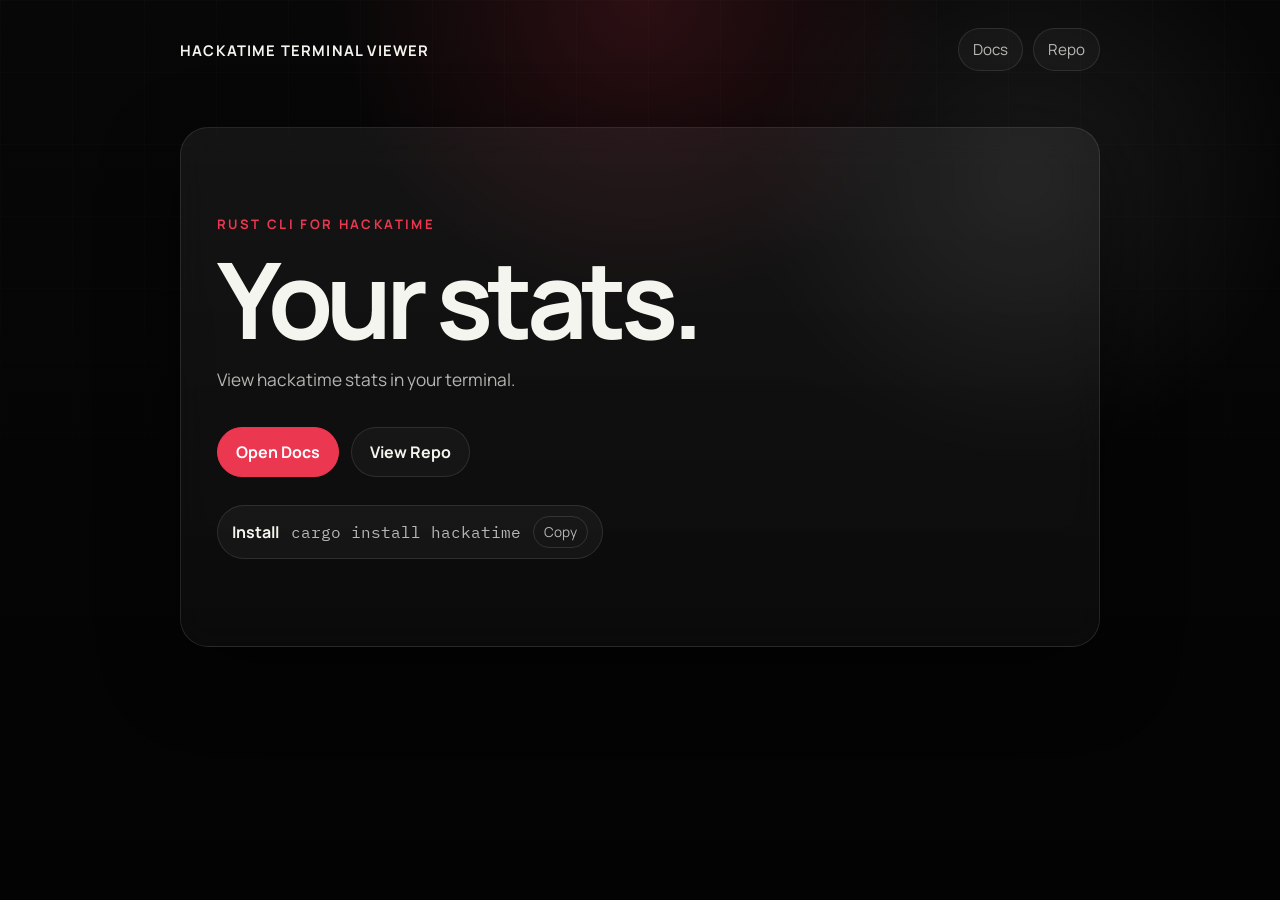
<file: website/index.html>
<!doctype html>
<html lang="en">
<head>
  <meta charset="utf-8">
  <meta name="viewport" content="width=device-width, initial-scale=1">
  <title>Hackatime Terminal Viewer</title>
  <meta
    name="description"
    content="A minimalist terminal viewer for Hackatime with OAuth, graphs, projects, and quick stats."
  >
  <link rel="icon" href="https://assets.hackclub.com/icon-rounded.svg" type="image/svg+xml">
  <link rel="stylesheet" href="./styles.css">
</head>
<body class="landing-page">
  <div class="site-shell">
    <header class="topbar">
      <a class="brand" href="./index.html">Hackatime Terminal Viewer</a>
      <nav class="nav">
        <a href="./docs.html">Docs</a>
        <a href="https://github.com/hackclub-community/hackatime-cli" target="_blank" rel="noreferrer">Repo</a>
      </nav>
    </header>

    <main class="hero hero-solo">
      <section class="hero-copy">
        <p class="eyebrow">Rust CLI for Hackatime</p>
        <h1>Your stats.</h1>
        <p class="lede">View hackatime stats in your terminal. </p>

        <div class="actions">
          <a class="button button-primary" href="./docs.html">Open Docs</a>
          <a class="button" href="https://github.com/hackclub-community/hackatime-cli" target="_blank" rel="noreferrer">View Repo</a>
        </div>

        <div class="install-pill">
          <span>Install</span>
          <code id="hero-install-command">cargo install hackatime</code>
          <button
            class="copy-button"
            type="button"
            data-copy-target="hero-install-command"
            aria-label="Copy install command"
          >
            Copy
          </button>
        </div>
      </section>
    </main>
  </div>
  <script>
    for (const button of document.querySelectorAll("[data-copy-target]")) {
      button.addEventListener("click", async () => {
        const target = document.getElementById(button.dataset.copyTarget);
        if (!target) return;

        try {
          await navigator.clipboard.writeText(target.textContent.trim());
          const originalLabel = button.textContent;
          button.textContent = "Copied";
          window.setTimeout(() => {
            button.textContent = originalLabel;
          }, 1200);
        } catch {
          button.textContent = "Failed";
          window.setTimeout(() => {
            button.textContent = "Copy";
          }, 1200);
        }
      });
    }
  </script>
</body>
</html>
</file>
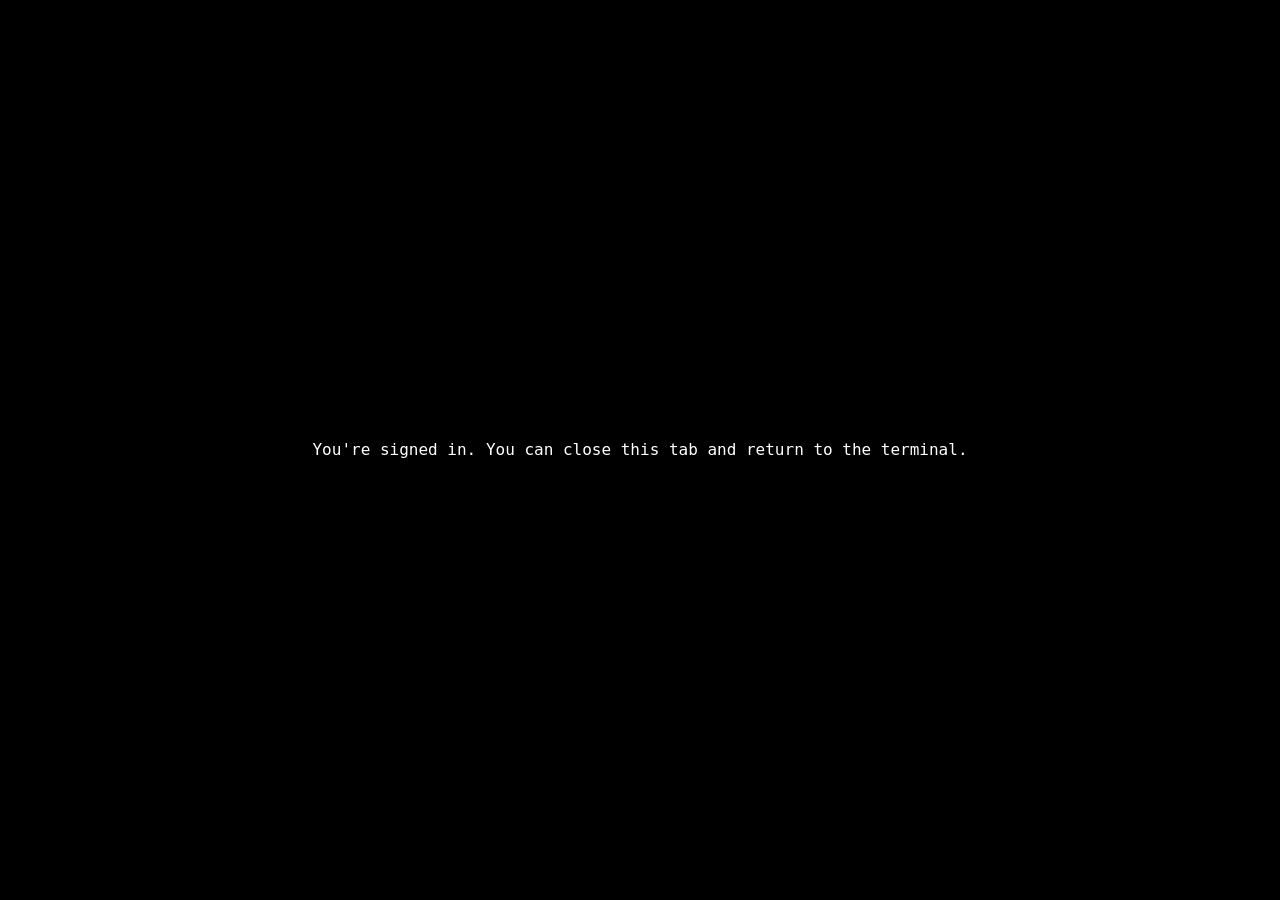
<file: oauth.html>
<html lang="en">
<head>
  <meta charset="utf-8">
  <meta name="viewport" content="width=device-width, initial-scale=1">
  <title>Hackatime Terminal Viewer</title>
  <style>
    * {
      box-sizing: border-box;
    }

    body {
      margin: 0;
      min-height: 100vh;
      display: flex;
      align-items: center;
      justify-content: center;
      background: #000;
      color: #fff;
      font: 16px/1.5 monospace;
      text-align: center;
      padding: 2rem;
    }
  </style>
</head>
<body>
  <p>You're signed in. You can close this tab and return to the terminal.</p>
</body>
</html>
</file>
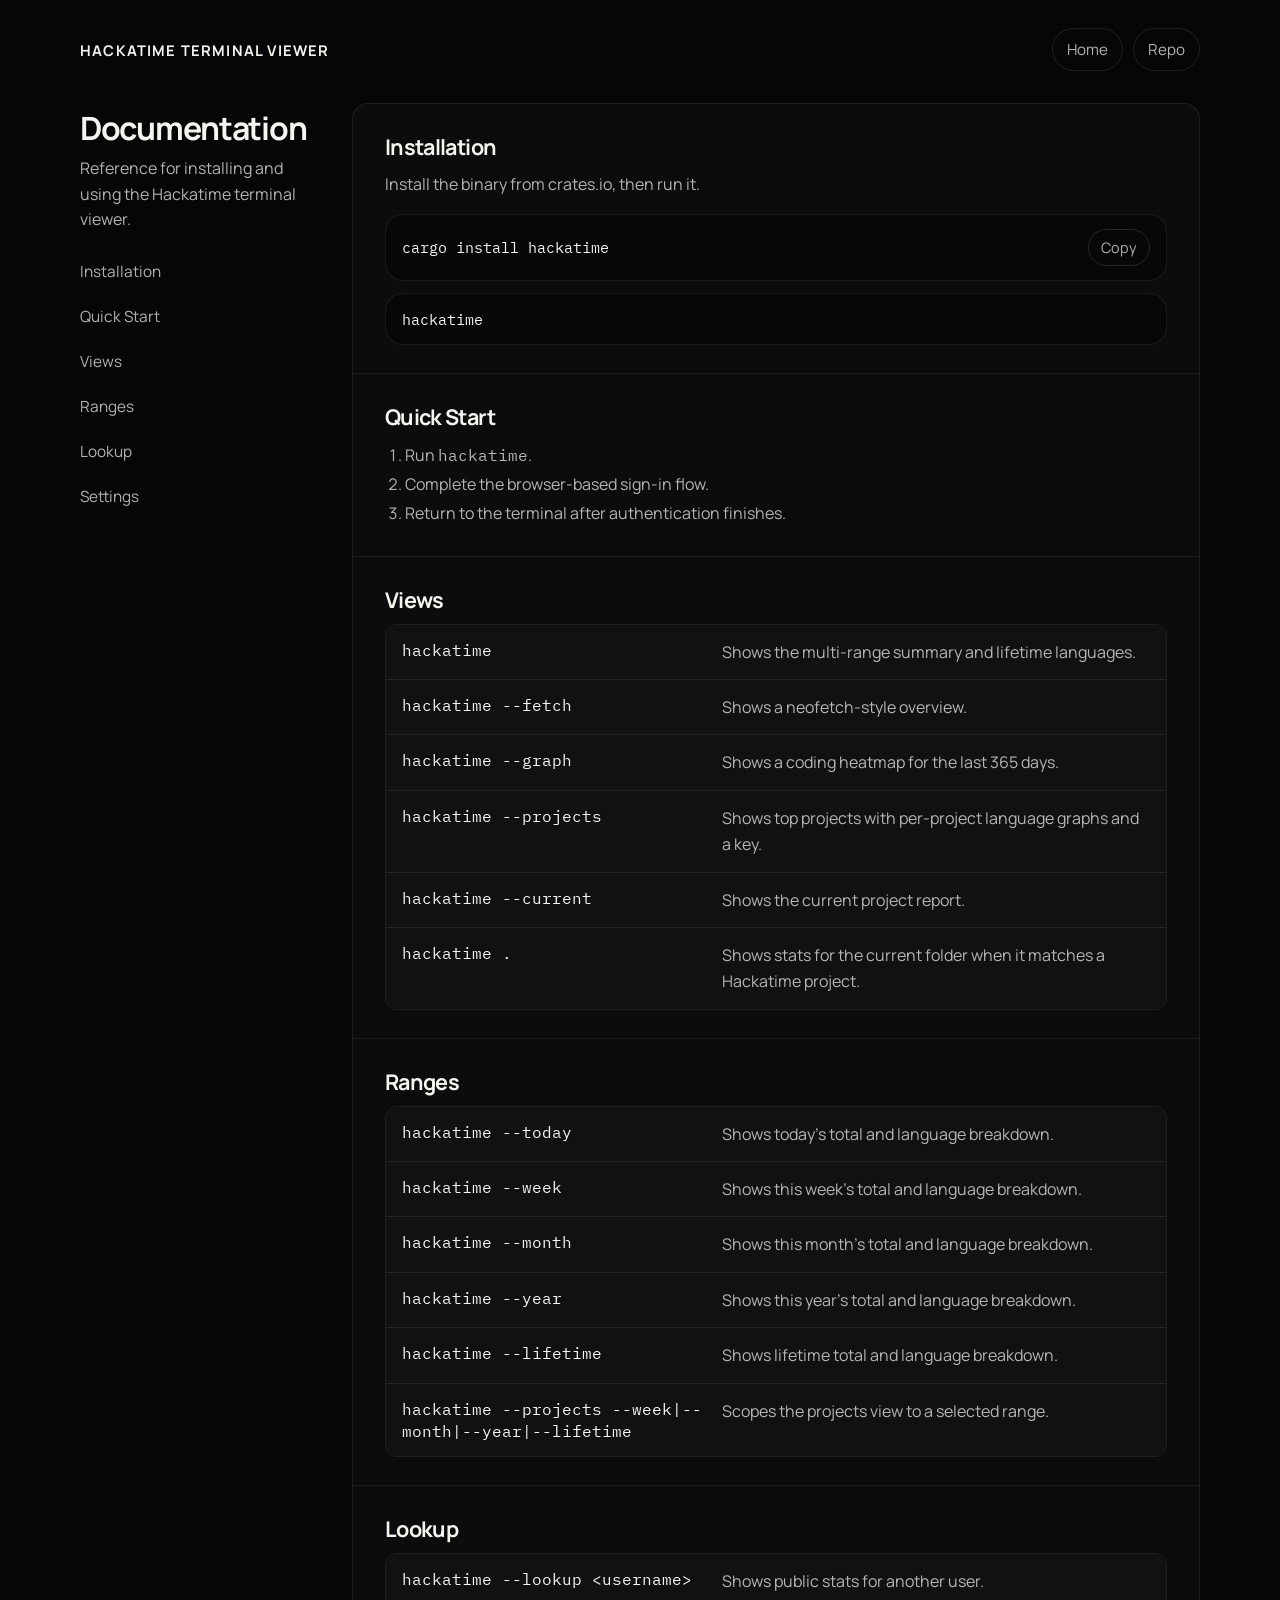
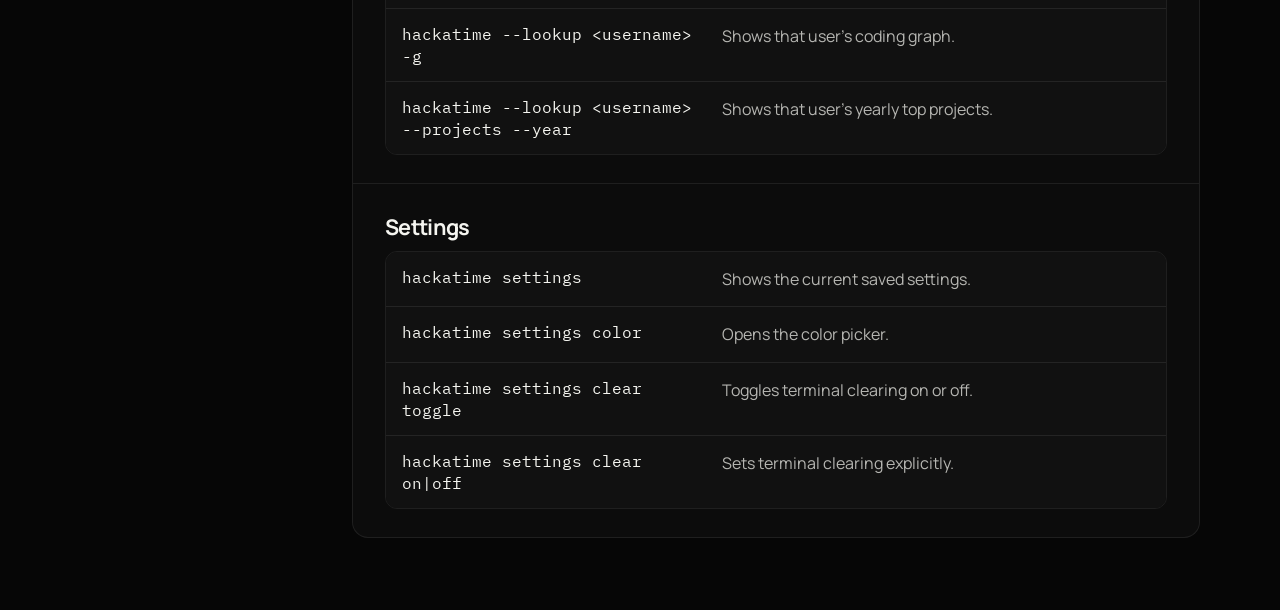
<file: website/docs.html>
<!doctype html>
<html lang="en">
<head>
  <meta charset="utf-8">
  <meta name="viewport" content="width=device-width, initial-scale=1">
  <title>Hackatime Terminal Viewer Docs</title>
  <meta
    name="description"
    content="Install, commands, settings, and feature documentation for Hackatime Terminal Viewer."
  >
  <link rel="icon" href="https://assets.hackclub.com/icon-rounded.svg" type="image/svg+xml">
  <link rel="stylesheet" href="./styles.css">
</head>
<body class="docs-page">
  <div class="site-shell site-shell-docs">
    <header class="topbar">
      <a class="brand" href="./index.html">Hackatime Terminal Viewer</a>
      <nav class="nav">
        <a href="./index.html">Home</a>
        <a href="https://github.com/hackclub-community/hackatime-cli" target="_blank" rel="noreferrer">Repo</a>
      </nav>
    </header>

    <main class="docs-shell">
      <aside class="docs-sidebar">
        <h1>Documentation</h1>
        <p>Reference for installing and using the Hackatime terminal viewer.</p>
        <nav class="docs-nav" aria-label="Documentation sections">
          <a href="#installation">Installation</a>
          <a href="#quick-start">Quick Start</a>
          <a href="#views">Views</a>
          <a href="#ranges">Ranges</a>
          <a href="#lookup">Lookup</a>
          <a href="#settings">Settings</a>
        </nav>
      </aside>

      <article class="docs-content">
        <section class="doc-section" id="installation">
          <h2>Installation</h2>
          <p>Install the binary from crates.io, then run it.</p>
          <div class="code-block code-block-action">
            <code id="install-command">cargo install hackatime</code>
            <button
              class="copy-button"
              type="button"
              data-copy-target="install-command"
              aria-label="Copy install command"
            >
              Copy
            </button>
          </div>
          <div class="code-block">
            <code>hackatime</code>
          </div>
        </section>

        <section class="doc-section" id="quick-start">
          <h2>Quick Start</h2>
          <ol class="docs-list">
            <li>Run <code>hackatime</code>.</li>
            <li>Complete the browser-based sign-in flow.</li>
            <li>Return to the terminal after authentication finishes.</li>
          </ol>
        </section>

        <section class="doc-section" id="views">
          <h2>Views</h2>
          <div class="command-table" role="table" aria-label="View commands">
            <div class="command-row" role="row">
              <div class="command-name" role="cell"><code>hackatime</code></div>
              <div class="command-description" role="cell">Shows the multi-range summary and lifetime languages.</div>
            </div>
            <div class="command-row" role="row">
              <div class="command-name" role="cell"><code>hackatime --fetch</code></div>
              <div class="command-description" role="cell">Shows a neofetch-style overview.</div>
            </div>
            <div class="command-row" role="row">
              <div class="command-name" role="cell"><code>hackatime --graph</code></div>
              <div class="command-description" role="cell">Shows a coding heatmap for the last 365 days.</div>
            </div>
            <div class="command-row" role="row">
              <div class="command-name" role="cell"><code>hackatime --projects</code></div>
              <div class="command-description" role="cell">Shows top projects with per-project language graphs and a key.</div>
            </div>
            <div class="command-row" role="row">
              <div class="command-name" role="cell"><code>hackatime --current</code></div>
              <div class="command-description" role="cell">Shows the current project report.</div>
            </div>
            <div class="command-row" role="row">
              <div class="command-name" role="cell"><code>hackatime .</code></div>
              <div class="command-description" role="cell">Shows stats for the current folder when it matches a Hackatime project.</div>
            </div>
          </div>
        </section>

        <section class="doc-section" id="ranges">
          <h2>Ranges</h2>
          <div class="command-table" role="table" aria-label="Range commands">
            <div class="command-row" role="row">
              <div class="command-name" role="cell"><code>hackatime --today</code></div>
              <div class="command-description" role="cell">Shows today's total and language breakdown.</div>
            </div>
            <div class="command-row" role="row">
              <div class="command-name" role="cell"><code>hackatime --week</code></div>
              <div class="command-description" role="cell">Shows this week's total and language breakdown.</div>
            </div>
            <div class="command-row" role="row">
              <div class="command-name" role="cell"><code>hackatime --month</code></div>
              <div class="command-description" role="cell">Shows this month's total and language breakdown.</div>
            </div>
            <div class="command-row" role="row">
              <div class="command-name" role="cell"><code>hackatime --year</code></div>
              <div class="command-description" role="cell">Shows this year's total and language breakdown.</div>
            </div>
            <div class="command-row" role="row">
              <div class="command-name" role="cell"><code>hackatime --lifetime</code></div>
              <div class="command-description" role="cell">Shows lifetime total and language breakdown.</div>
            </div>
            <div class="command-row" role="row">
              <div class="command-name" role="cell"><code>hackatime --projects --week|--month|--year|--lifetime</code></div>
              <div class="command-description" role="cell">Scopes the projects view to a selected range.</div>
            </div>
          </div>
        </section>

        <section class="doc-section" id="lookup">
          <h2>Lookup</h2>
          <div class="command-table" role="table" aria-label="Lookup commands">
            <div class="command-row" role="row">
              <div class="command-name" role="cell"><code>hackatime --lookup &lt;username&gt;</code></div>
              <div class="command-description" role="cell">Shows public stats for another user.</div>
            </div>
            <div class="command-row" role="row">
              <div class="command-name" role="cell"><code>hackatime --lookup &lt;username&gt; -g</code></div>
              <div class="command-description" role="cell">Shows that user's coding graph.</div>
            </div>
            <div class="command-row" role="row">
              <div class="command-name" role="cell"><code>hackatime --lookup &lt;username&gt; --projects --year</code></div>
              <div class="command-description" role="cell">Shows that user's yearly top projects.</div>
            </div>
          </div>
        </section>

        <section class="doc-section" id="settings">
          <h2>Settings</h2>
          <div class="command-table" role="table" aria-label="Settings commands">
            <div class="command-row" role="row">
              <div class="command-name" role="cell"><code>hackatime settings</code></div>
              <div class="command-description" role="cell">Shows the current saved settings.</div>
            </div>
            <div class="command-row" role="row">
              <div class="command-name" role="cell"><code>hackatime settings color</code></div>
              <div class="command-description" role="cell">Opens the color picker.</div>
            </div>
            <div class="command-row" role="row">
              <div class="command-name" role="cell"><code>hackatime settings clear toggle</code></div>
              <div class="command-description" role="cell">Toggles terminal clearing on or off.</div>
            </div>
            <div class="command-row" role="row">
              <div class="command-name" role="cell"><code>hackatime settings clear on|off</code></div>
              <div class="command-description" role="cell">Sets terminal clearing explicitly.</div>
            </div>
          </div>
        </section>
      </article>
    </main>
  </div>
  <script>
    for (const button of document.querySelectorAll("[data-copy-target]")) {
      button.addEventListener("click", async () => {
        const target = document.getElementById(button.dataset.copyTarget);
        if (!target) return;

        try {
          await navigator.clipboard.writeText(target.textContent.trim());
          const originalLabel = button.textContent;
          button.textContent = "Copied";
          window.setTimeout(() => {
            button.textContent = originalLabel;
          }, 1200);
        } catch {
          button.textContent = "Failed";
          window.setTimeout(() => {
            button.textContent = "Copy";
          }, 1200);
        }
      });
    }
  </script>
</body>
</html>
</file>
<file: website/styles.css>
@import url("https://fonts.googleapis.com/css2?family=Manrope:wght@400;500;700;800&family=IBM+Plex+Mono:wght@400;500&display=swap");

:root {
  color-scheme: dark;
  --bg: #050505;
  --bg-soft: #0e0e0e;
  --panel: rgba(255, 255, 255, 0.04);
  --panel-strong: rgba(255, 255, 255, 0.06);
  --border: rgba(255, 255, 255, 0.1);
  --text: #f5f5f0;
  --muted: rgba(245, 245, 240, 0.72);
  --accent: #ec3750;
  --accent-soft: rgba(236, 55, 80, 0.14);
  --shadow: 0 24px 80px rgba(0, 0, 0, 0.45);
}

* {
  box-sizing: border-box;
}

html {
  background: var(--bg);
}

body {
  margin: 0;
  min-height: 100vh;
  background:
    radial-gradient(circle at top, rgba(236, 55, 80, 0.16), transparent 28%),
    radial-gradient(circle at 80% 20%, rgba(255, 255, 255, 0.08), transparent 22%),
    linear-gradient(180deg, #070707 0%, #030303 100%);
  color: var(--text);
  font-family: "Manrope", sans-serif;
}

body::before {
  content: "";
  position: fixed;
  inset: 0;
  pointer-events: none;
  background-image:
    linear-gradient(rgba(255, 255, 255, 0.03) 1px, transparent 1px),
    linear-gradient(90deg, rgba(255, 255, 255, 0.03) 1px, transparent 1px);
  background-size: 72px 72px;
  mask-image: linear-gradient(180deg, rgba(0, 0, 0, 0.55), transparent 85%);
}

a {
  color: inherit;
  text-decoration: none;
}

code,
pre {
  font-family: "IBM Plex Mono", monospace;
}

.site-shell {
  width: min(1120px, calc(100vw - 40px));
  margin: 0 auto;
  padding: 28px 0 48px;
}

.site-shell-docs {
  padding-bottom: 72px;
}

.topbar {
  display: flex;
  align-items: center;
  justify-content: space-between;
  gap: 16px;
  margin-bottom: 56px;
}

.landing-page .topbar {
  max-width: 920px;
  margin: 0 auto 56px;
}

.brand {
  font-size: 0.92rem;
  font-weight: 700;
  letter-spacing: 0.08em;
  text-transform: uppercase;
}

.nav {
  display: flex;
  align-items: center;
  gap: 10px;
}

.nav a,
.button {
  border: 1px solid var(--border);
  border-radius: 999px;
  background: rgba(255, 255, 255, 0.03);
  transition:
    transform 180ms ease,
    border-color 180ms ease,
    background 180ms ease;
}

.nav a {
  padding: 10px 14px;
  color: var(--muted);
  font-size: 0.95rem;
}

.nav a:hover,
.button:hover {
  transform: translateY(-1px);
  border-color: rgba(255, 255, 255, 0.24);
  background: rgba(255, 255, 255, 0.06);
}

.hero {
  display: grid;
  grid-template-columns: minmax(0, 1.1fr) minmax(320px, 0.9fr);
  gap: 28px;
  align-items: stretch;
}

.hero-solo {
  grid-template-columns: minmax(0, 1fr);
  justify-items: center;
}

.hero-copy,
.terminal-card,
.panel {
  position: relative;
  overflow: hidden;
  border: 1px solid var(--border);
  border-radius: 28px;
  background: linear-gradient(180deg, rgba(255, 255, 255, 0.06), rgba(255, 255, 255, 0.03));
  box-shadow: var(--shadow);
  backdrop-filter: blur(16px);
}

.hero-copy,
.terminal-card {
  min-height: 520px;
}

.hero-copy {
  width: 100%;
  max-width: 920px;
  padding: 36px;
  display: flex;
  flex-direction: column;
  justify-content: center;
}

.eyebrow {
  margin: 0 0 16px;
  color: var(--accent);
  font-size: 0.82rem;
  font-weight: 700;
  letter-spacing: 0.18em;
  text-transform: uppercase;
}

h1 {
  margin: 0;
  max-width: 10ch;
  font-size: clamp(3.4rem, 9vw, 6.6rem);
  line-height: 0.94;
  letter-spacing: -0.06em;
}

.lede {
  margin: 18px 0 0;
  max-width: 30rem;
  color: var(--muted);
  font-size: 1.08rem;
  line-height: 1.65;
}

.actions {
  display: flex;
  flex-wrap: wrap;
  gap: 12px;
  margin-top: 32px;
}

.button {
  display: inline-flex;
  align-items: center;
  justify-content: center;
  padding: 13px 18px;
  font-weight: 700;
}

.button-primary {
  background: var(--accent);
  border-color: var(--accent);
  color: #fff;
}

.button-primary:hover {
  background: #ff5b71;
  border-color: #ff5b71;
}

.install-pill {
  display: inline-flex;
  align-items: center;
  gap: 12px;
  width: fit-content;
  margin-top: 28px;
  padding: 10px 14px;
  border: 1px solid var(--border);
  border-radius: 999px;
  background: rgba(255, 255, 255, 0.04);
  color: var(--muted);
}

.install-pill span {
  color: var(--text);
  font-weight: 700;
}

.install-pill .copy-button {
  padding: 6px 10px;
  font-size: 0.85rem;
}

.terminal-card {
  padding: 24px;
}

.terminal-bar {
  display: flex;
  gap: 8px;
  margin-bottom: 24px;
}

.terminal-bar span {
  width: 10px;
  height: 10px;
  border-radius: 999px;
  background: rgba(255, 255, 255, 0.24);
}

.terminal-bar span:first-child {
  background: var(--accent);
}

.terminal-card pre {
  margin: 0;
  height: calc(100% - 34px);
  padding: 22px;
  border: 1px solid rgba(255, 255, 255, 0.08);
  border-radius: 20px;
  background: rgba(0, 0, 0, 0.45);
  color: #f0f0ea;
  font-size: 0.95rem;
  line-height: 1.8;
  white-space: pre-wrap;
}

.docs-layout {
  display: grid;
  gap: 28px;
}

.code-block {
  padding: 14px 16px;
  border: 1px solid rgba(255, 255, 255, 0.08);
  border-radius: 18px;
  background: rgba(0, 0, 0, 0.38);
}

.code-block-action {
  display: flex;
  align-items: center;
  justify-content: space-between;
  gap: 16px;
}

.code-block + .code-block {
  margin-top: 12px;
}

.code-block code {
  color: var(--text);
  font-size: 0.94rem;
}

.copy-button {
  border: 1px solid rgba(255, 255, 255, 0.12);
  border-radius: 999px;
  background: transparent;
  color: var(--muted);
  font: inherit;
  font-size: 0.9rem;
  padding: 8px 12px;
  cursor: pointer;
}

.copy-button:hover {
  color: var(--text);
  border-color: rgba(255, 255, 255, 0.22);
}

.docs-page {
  background: #060606;
}

.docs-page::before {
  display: none;
}

.docs-page .topbar {
  margin-bottom: 32px;
}

.docs-page .nav a {
  background: transparent;
}

.docs-shell {
  display: grid;
  grid-template-columns: 240px minmax(0, 1fr);
  gap: 32px;
  align-items: start;
}

.docs-sidebar {
  position: sticky;
  top: 28px;
  padding: 8px 0;
}

.docs-sidebar h1 {
  margin: 0 0 10px;
  max-width: none;
  font-size: 2rem;
  line-height: 1.1;
  letter-spacing: -0.04em;
}

.docs-sidebar p {
  margin: 0 0 20px;
  color: var(--muted);
  line-height: 1.6;
}

.docs-nav {
  display: grid;
  gap: 8px;
}

.docs-nav a {
  padding: 8px 0;
  color: var(--muted);
  font-size: 0.96rem;
}

.docs-nav a:hover {
  color: var(--text);
}

.docs-content {
  border: 1px solid rgba(255, 255, 255, 0.08);
  border-radius: 16px;
  background: #0c0c0c;
  overflow: hidden;
}

.doc-section {
  padding: 28px 32px;
}

.doc-section + .doc-section {
  border-top: 1px solid rgba(255, 255, 255, 0.08);
}

.doc-section h2 {
  margin: 0 0 10px;
  font-size: 1.35rem;
  letter-spacing: -0.03em;
}

.doc-section p {
  margin: 0 0 16px;
  color: var(--muted);
  line-height: 1.7;
}

.docs-list {
  margin: 0;
  padding-left: 20px;
  color: var(--muted);
  line-height: 1.8;
}

.command-table {
  border: 1px solid rgba(255, 255, 255, 0.08);
  border-radius: 12px;
  overflow: hidden;
}

.command-row {
  display: grid;
  grid-template-columns: minmax(220px, 300px) minmax(0, 1fr);
  gap: 20px;
  padding: 14px 16px;
  background: #111;
}

.command-row + .command-row {
  border-top: 1px solid rgba(255, 255, 255, 0.08);
}

.command-name code {
  color: var(--text);
}

.command-description {
  color: var(--muted);
  line-height: 1.65;
}

@media (max-width: 980px) {
  .hero {
    grid-template-columns: 1fr;
  }

  .hero-copy,
  .terminal-card {
    min-height: auto;
  }

  .docs-shell {
    grid-template-columns: 1fr;
  }

  .docs-sidebar {
    position: static;
  }
}

@media (max-width: 640px) {
  .site-shell {
    width: min(100vw - 28px, 1120px);
    padding-top: 18px;
  }

  .topbar {
    flex-direction: column;
    align-items: flex-start;
    margin-bottom: 32px;
  }

  .hero-copy,
  .terminal-card,
  .panel {
    border-radius: 24px;
  }

  .hero-copy,
  .panel,
  .terminal-card {
    padding: 20px;
  }

  h1,
  .docs-hero h1 {
    max-width: none;
  }

  .actions,
  .nav {
    width: 100%;
  }

  .button,
  .nav a {
    flex: 1 1 auto;
    justify-content: center;
  }

  .docs-page .nav a {
    flex: 0 1 auto;
  }

  .install-pill {
    width: 100%;
    flex-wrap: wrap;
    border-radius: 22px;
  }

  .terminal-card pre {
    padding: 16px;
    font-size: 0.88rem;
  }

  .doc-section {
    padding: 22px 18px;
  }

  .code-block-action {
    align-items: flex-start;
    flex-direction: column;
  }

  .command-row {
    grid-template-columns: 1fr;
    gap: 8px;
  }
}
</file>
